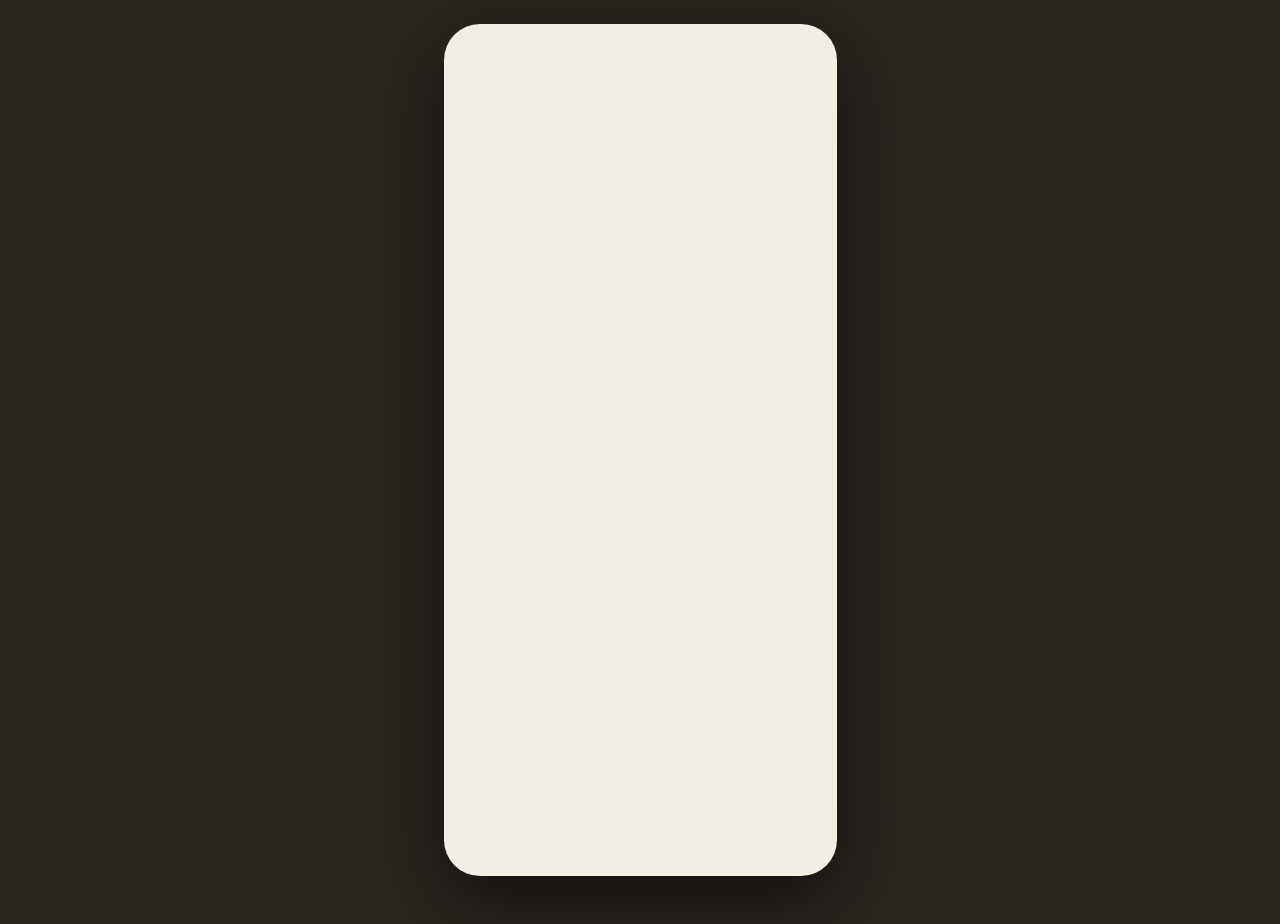
<file: index.html>
<!doctype html>
<html lang="en">
  <head>
    <meta charset="UTF-8" />
    <meta name="viewport" content="width=device-width, initial-scale=1.0, viewport-fit=cover, user-scalable=no" />
    <meta name="apple-mobile-web-app-capable" content="yes" />
    <meta name="theme-color" content="#f3eee3" />
    <link rel="icon" href="data:image/svg+xml,%3Csvg xmlns='http://www.w3.org/2000/svg' viewBox='0 0 32 32'%3E%3Crect width='32' height='32' rx='7' fill='%23f3eee3'/%3E%3Cpath d='M6 24 L18 8' stroke='%2327406b' stroke-width='3' stroke-linecap='round'/%3E%3Ccircle cx='24' cy='9' r='4' fill='%23d6402c'/%3E%3C/svg%3E" />
    <title>GolfBlast</title>
    <link rel="stylesheet" href="/src/ui/styles.css" />
  </head>
  <body>
    <div id="phone"><div id="app"></div></div>
    <script type="module" src="/src/main.ts"></script>
  </body>
</html>
</file>
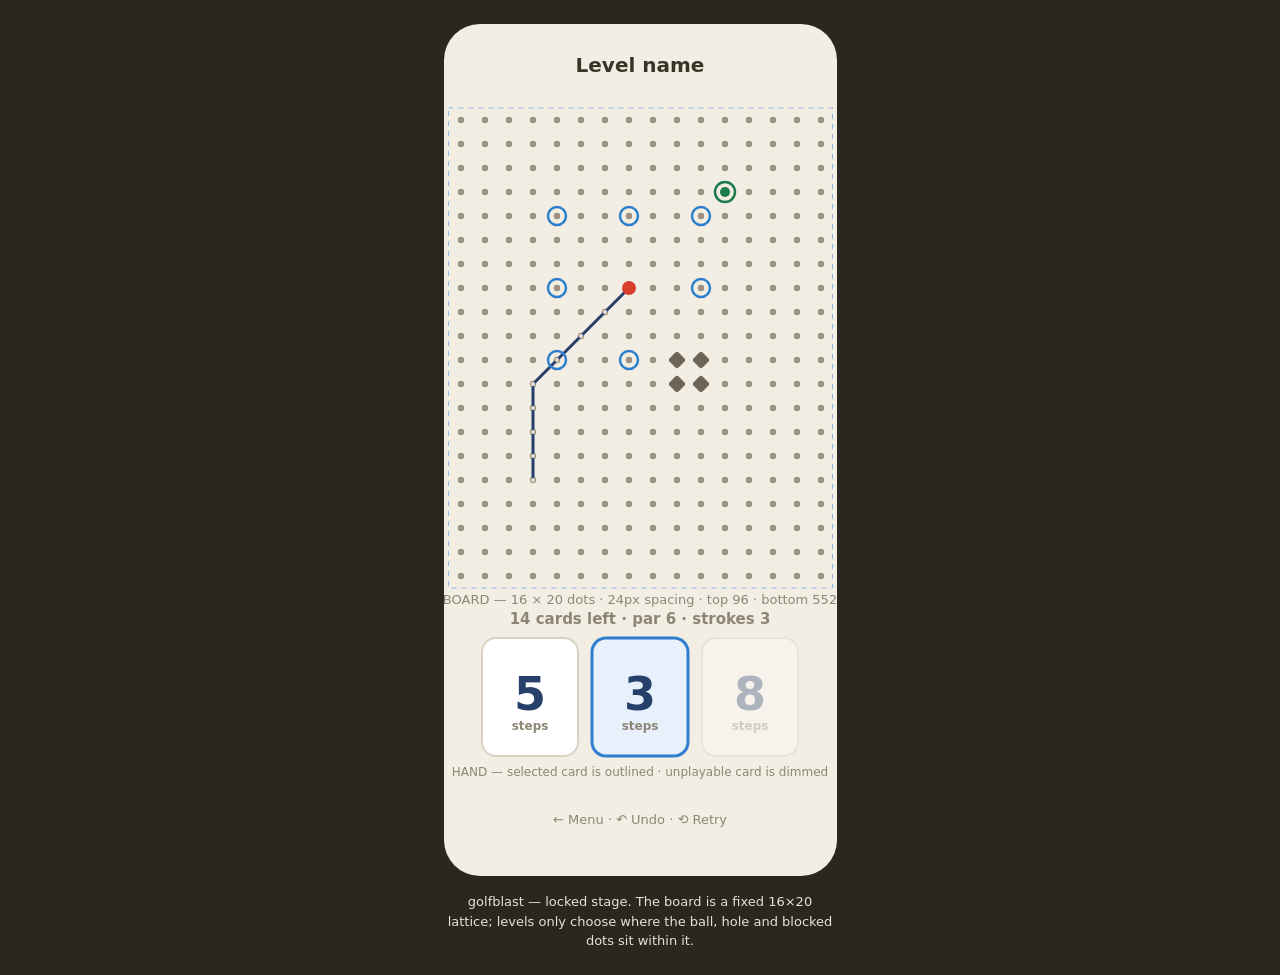
<file: composition.html>
<!doctype html>
<meta charset="utf-8" />
<title>Composition — golfblast</title>
<body style="margin:0;background:#2a2620;display:grid;place-items:center;min-height:100vh;font-family:system-ui">
  <figure style="text-align:center;color:#e8e2d5;margin:24px">
    <svg width="393" height="852" viewBox="0 0 393 852" style="background:#f3eee3;border-radius:36px">
      <!-- header -->
      <text x="196" y="48" fill="#3a3428" text-anchor="middle" font-size="20" font-weight="700">Level name</text>

      <!-- board: 16 × 20 dots, 24px apart, 16.5px side margin -->
      <g id="dots" fill="#9b9282"></g>
      <rect x="4.5" y="84" width="384" height="480" fill="none" stroke="#2f7ed0" stroke-dasharray="5" opacity=".5" />
      <text x="196" y="580" fill="#8d8676" text-anchor="middle" font-size="13">
        BOARD — 16 × 20 dots · 24px spacing · top 96 · bottom 552
      </text>

      <!-- status line -->
      <text x="196" y="600" fill="#8d8676" text-anchor="middle" font-size="15" font-weight="600">
        14 cards left · par 6 · strokes 3
      </text>

      <!-- hand -->
      <g>
        <rect x="38" y="614" width="96" height="118" rx="14" fill="#fff" stroke="#d9d1c1" stroke-width="2" />
        <text x="86" y="686" fill="#27406b" text-anchor="middle" font-size="46" font-weight="800">5</text>
        <text x="86" y="706" fill="#8d8676" text-anchor="middle" font-size="12" font-weight="600">steps</text>

        <rect x="148" y="614" width="96" height="118" rx="14" fill="#e8f0fb" stroke="#2f7ed0" stroke-width="3" />
        <text x="196" y="686" fill="#27406b" text-anchor="middle" font-size="46" font-weight="800">3</text>
        <text x="196" y="706" fill="#8d8676" text-anchor="middle" font-size="12" font-weight="600">steps</text>

        <rect x="258" y="614" width="96" height="118" rx="14" fill="#fff" stroke="#d9d1c1" stroke-width="2" opacity=".35" />
        <text x="306" y="686" fill="#27406b" text-anchor="middle" font-size="46" font-weight="800" opacity=".35">8</text>
        <text x="306" y="706" fill="#8d8676" text-anchor="middle" font-size="12" font-weight="600" opacity=".35">steps</text>
      </g>
      <text x="196" y="752" fill="#8d8676" text-anchor="middle" font-size="12">
        HAND — selected card is outlined · unplayable card is dimmed
      </text>

      <!-- chrome -->
      <text x="196" y="800" fill="#8d8676" text-anchor="middle" font-size="13">← Menu · ↶ Undo · ⟲ Retry</text>
    </svg>
    <figcaption style="margin-top:12px;font-size:13px;max-width:393px;line-height:1.5">
      golfblast — locked stage. The board is a fixed 16×20 lattice; levels only choose
      where the ball, hole and blocked dots sit within it.
    </figcaption>
  </figure>

  <script>
    // Draw the lattice so the mockup matches src/game/layout.ts exactly.
    const COLS = 16, ROWS = 20, SPACING = 24, LEFT = Math.round((393 - (COLS - 1) * SPACING) / 2), TOP = 96;
    const g = document.getElementById('dots');
    const ns = 'http://www.w3.org/2000/svg';
    const mark = (gx, gy, r, fill) => {
      const c = document.createElementNS(ns, 'circle');
      c.setAttribute('cx', LEFT + gx * SPACING);
      c.setAttribute('cy', TOP + gy * SPACING);
      c.setAttribute('r', r);
      c.setAttribute('fill', fill);
      g.appendChild(c);
    };
    for (let gy = 0; gy < ROWS; gy++) for (let gx = 0; gx < COLS; gx++) mark(gx, gy, 3.2, '#9b9282');

    // A sample position: two inked moves, spent dots faded, ball red, hole green.
    const ink = [[[3, 15], [3, 11]], [[3, 11], [7, 7]]];
    for (const [[x0, y0], [x1, y1]] of ink) {
      const l = document.createElementNS(ns, 'line');
      l.setAttribute('x1', LEFT + x0 * SPACING); l.setAttribute('y1', TOP + y0 * SPACING);
      l.setAttribute('x2', LEFT + x1 * SPACING); l.setAttribute('y2', TOP + y1 * SPACING);
      l.setAttribute('stroke', '#27406b'); l.setAttribute('stroke-width', '3'); l.setAttribute('stroke-linecap', 'round');
      g.appendChild(l);
      const steps = Math.max(Math.abs(x1 - x0), Math.abs(y1 - y0));
      const sx = Math.sign(x1 - x0), sy = Math.sign(y1 - y0);
      for (let i = 0; i <= steps; i++) mark(x0 + sx * i, y0 + sy * i, 2.2, '#dbd4c6');
    }
    mark(7, 7, 7, '#d6402c');                                   // ball
    const hole = document.createElementNS(ns, 'circle');
    hole.setAttribute('cx', LEFT + 11 * SPACING); hole.setAttribute('cy', TOP + 3 * SPACING);
    hole.setAttribute('r', 10); hole.setAttribute('fill', 'none');
    hole.setAttribute('stroke', '#1d7a4c'); hole.setAttribute('stroke-width', '2.5');
    g.appendChild(hole);
    mark(11, 3, 5, '#1d7a4c');
    for (const [gx, gy] of [[9, 10], [10, 10], [9, 11], [10, 11]]) {  // blocked dots
      const r = document.createElementNS(ns, 'rect');
      r.setAttribute('x', LEFT + gx * SPACING - 6.5); r.setAttribute('y', TOP + gy * SPACING - 6.5);
      r.setAttribute('width', 13); r.setAttribute('height', 13); r.setAttribute('rx', 3);
      r.setAttribute('fill', '#6f6455');
      r.setAttribute('transform', `rotate(45 ${LEFT + gx * SPACING} ${TOP + gy * SPACING})`);
      g.appendChild(r);
    }
    // highlighted landings for the selected 3-card
    for (const [gx, gy] of [[10, 4], [10, 7], [7, 4], [4, 4], [4, 7], [4, 10], [7, 10]]) {
      const c = document.createElementNS(ns, 'circle');
      c.setAttribute('cx', LEFT + gx * SPACING); c.setAttribute('cy', TOP + gy * SPACING);
      c.setAttribute('r', 9); c.setAttribute('fill', 'none');
      c.setAttribute('stroke', '#2f7ed0'); c.setAttribute('stroke-width', '2.5');
      g.appendChild(c);
    }
  </script>
</body>
</file>
<file: src/ui/styles.css>
* { box-sizing: border-box; }
html, body {
  margin: 0; height: 100%;
  background: #2a2620;
  font-family: system-ui, -apple-system, sans-serif;
  color: #3a3428;
}
#phone {
  position: relative; width: 393px; height: 852px; margin: 24px auto;
  border-radius: 36px; overflow: hidden; background: #f3eee3;
  box-shadow: 0 24px 80px rgba(0,0,0,.6);
}
#app { position: absolute; inset: 0; }
canvas { display: block; touch-action: none; }
@media (max-width: 440px) {
  #phone { width: 100%; height: 100dvh; margin: 0; border-radius: 0; }
}

.overlay { position: absolute; left: 0; right: 0; }
.btn {
  appearance: none; border: 0; border-radius: 12px; padding: 12px 18px;
  background: #27406b; color: #fff; font-size: 15px; font-weight: 600; cursor: pointer;
}
.btn.ghost { background: rgba(58,52,40,.09); color: #3a3428; }
.btn.small { padding: 8px 12px; font-size: 13px; }

/* ── menu ─────────────────────────────────────────────────────────────── */
.menu { inset: 0; display: flex; flex-direction: column; gap: 12px; padding: 32px 22px 22px; background: #f3eee3; }
.menu h1 { font-size: 30px; margin: 8px 0 0; letter-spacing: -.5px; }
.menu-sub { margin: 0 0 6px; font-size: 14px; line-height: 1.45; color: #8d8676; }
.menu-list { display: flex; flex-direction: column; gap: 10px; overflow-y: auto; flex: 1; }
.level-card {
  display: flex; align-items: center; gap: 14px; text-align: left;
  padding: 14px 16px; border: 1px solid #e2dacb; border-radius: 14px;
  background: #fff; color: #3a3428; cursor: pointer; font: inherit;
}
.level-no {
  flex: 0 0 30px; height: 30px; border-radius: 50%; background: #27406b; color: #fff;
  display: grid; place-items: center; font-size: 14px; font-weight: 700;
}
.level-meta { display: flex; flex-direction: column; gap: 2px; }
.level-meta strong { font-size: 16px; font-weight: 600; }
.level-meta small { font-size: 12px; color: #8d8676; }

/* ── in-game chrome ───────────────────────────────────────────────────── */
.game-chrome {
  bottom: 0; padding: 14px 18px 22px;
  display: flex; gap: 8px; justify-content: space-between; z-index: 5;
}

/* ── end-of-level panel ───────────────────────────────────────────────── */
.result {
  inset: 0; display: grid; place-items: center; padding: 24px;
  background: rgba(38,34,26,.5); z-index: 10;
}
.result-card {
  width: 100%; max-width: 300px; padding: 24px 22px;
  border-radius: 20px; background: #f3eee3; text-align: center;
  box-shadow: 0 18px 50px rgba(0,0,0,.35);
}
.result-card h2 { margin: 0 0 6px; font-size: 24px; }
.result-card p { margin: 0 0 18px; font-size: 15px; color: #6f6757; }
.result-actions { display: flex; flex-direction: column; gap: 8px; }
</file>
